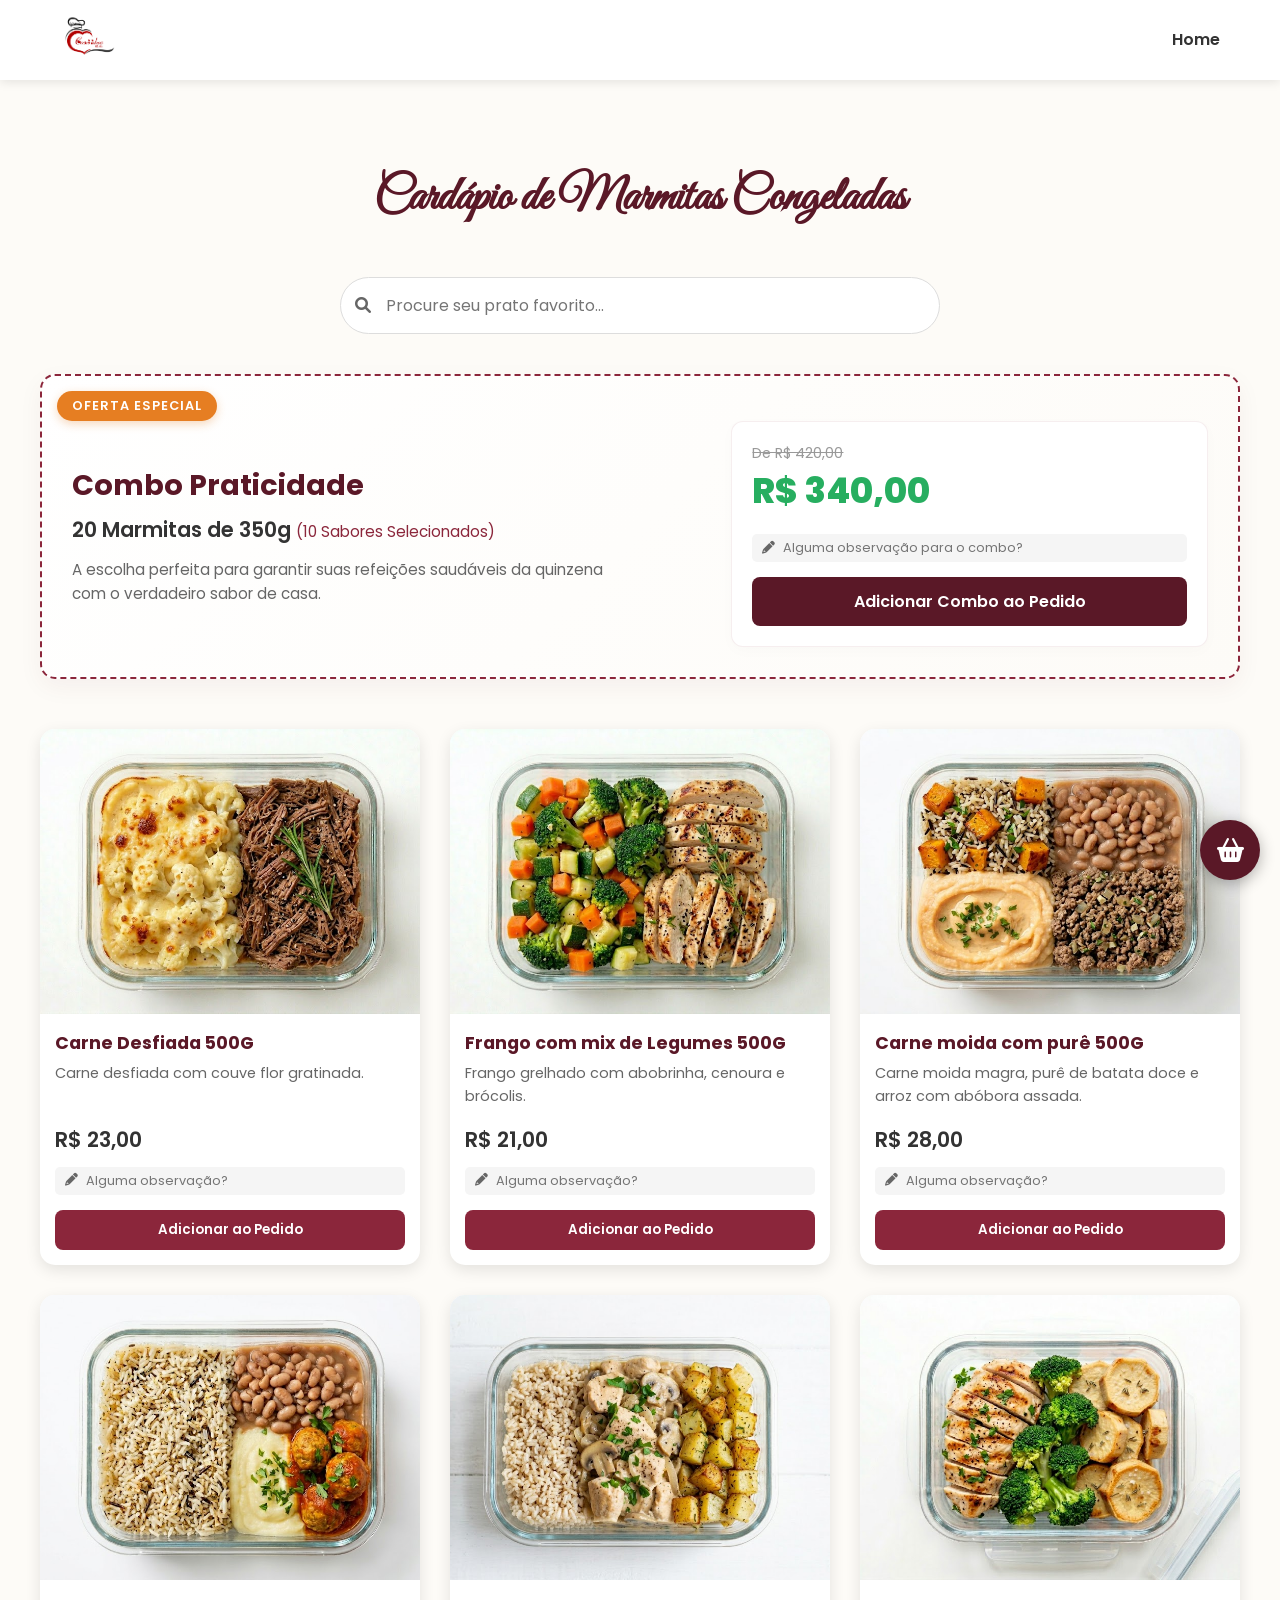
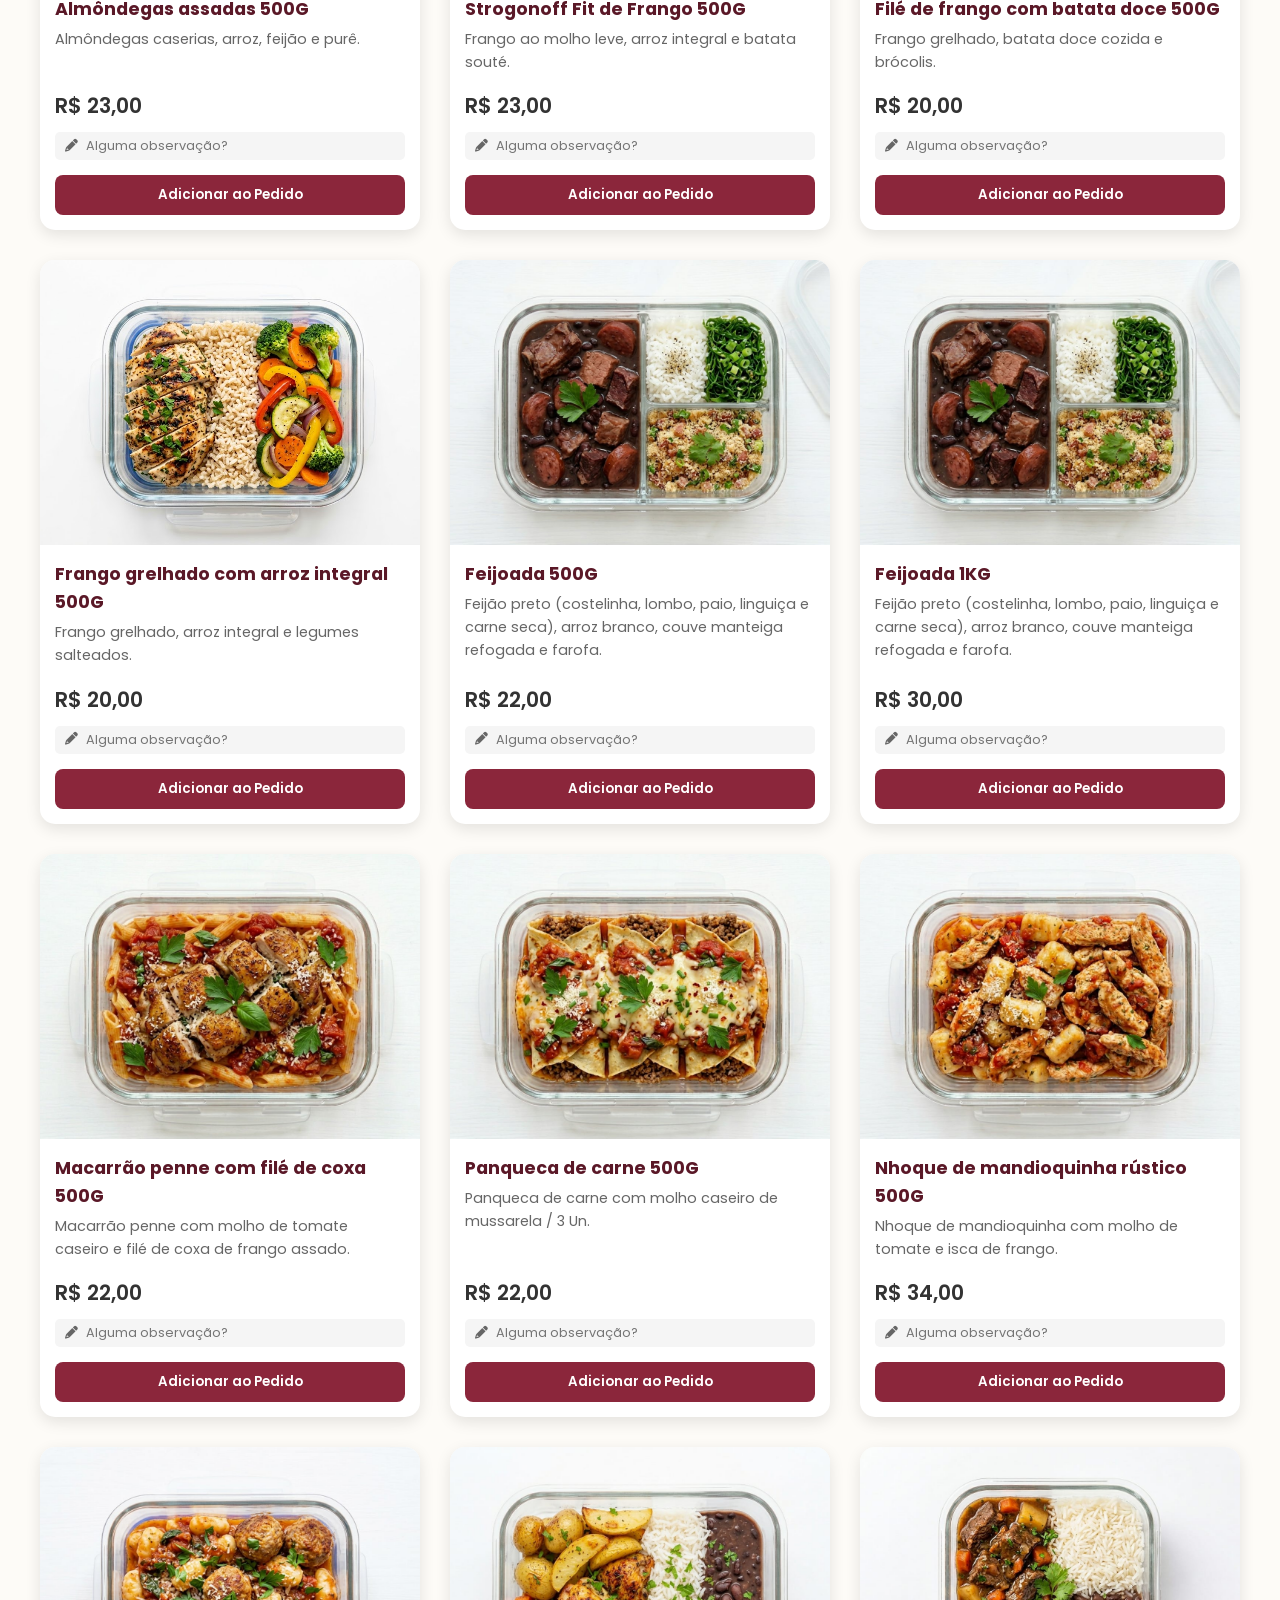
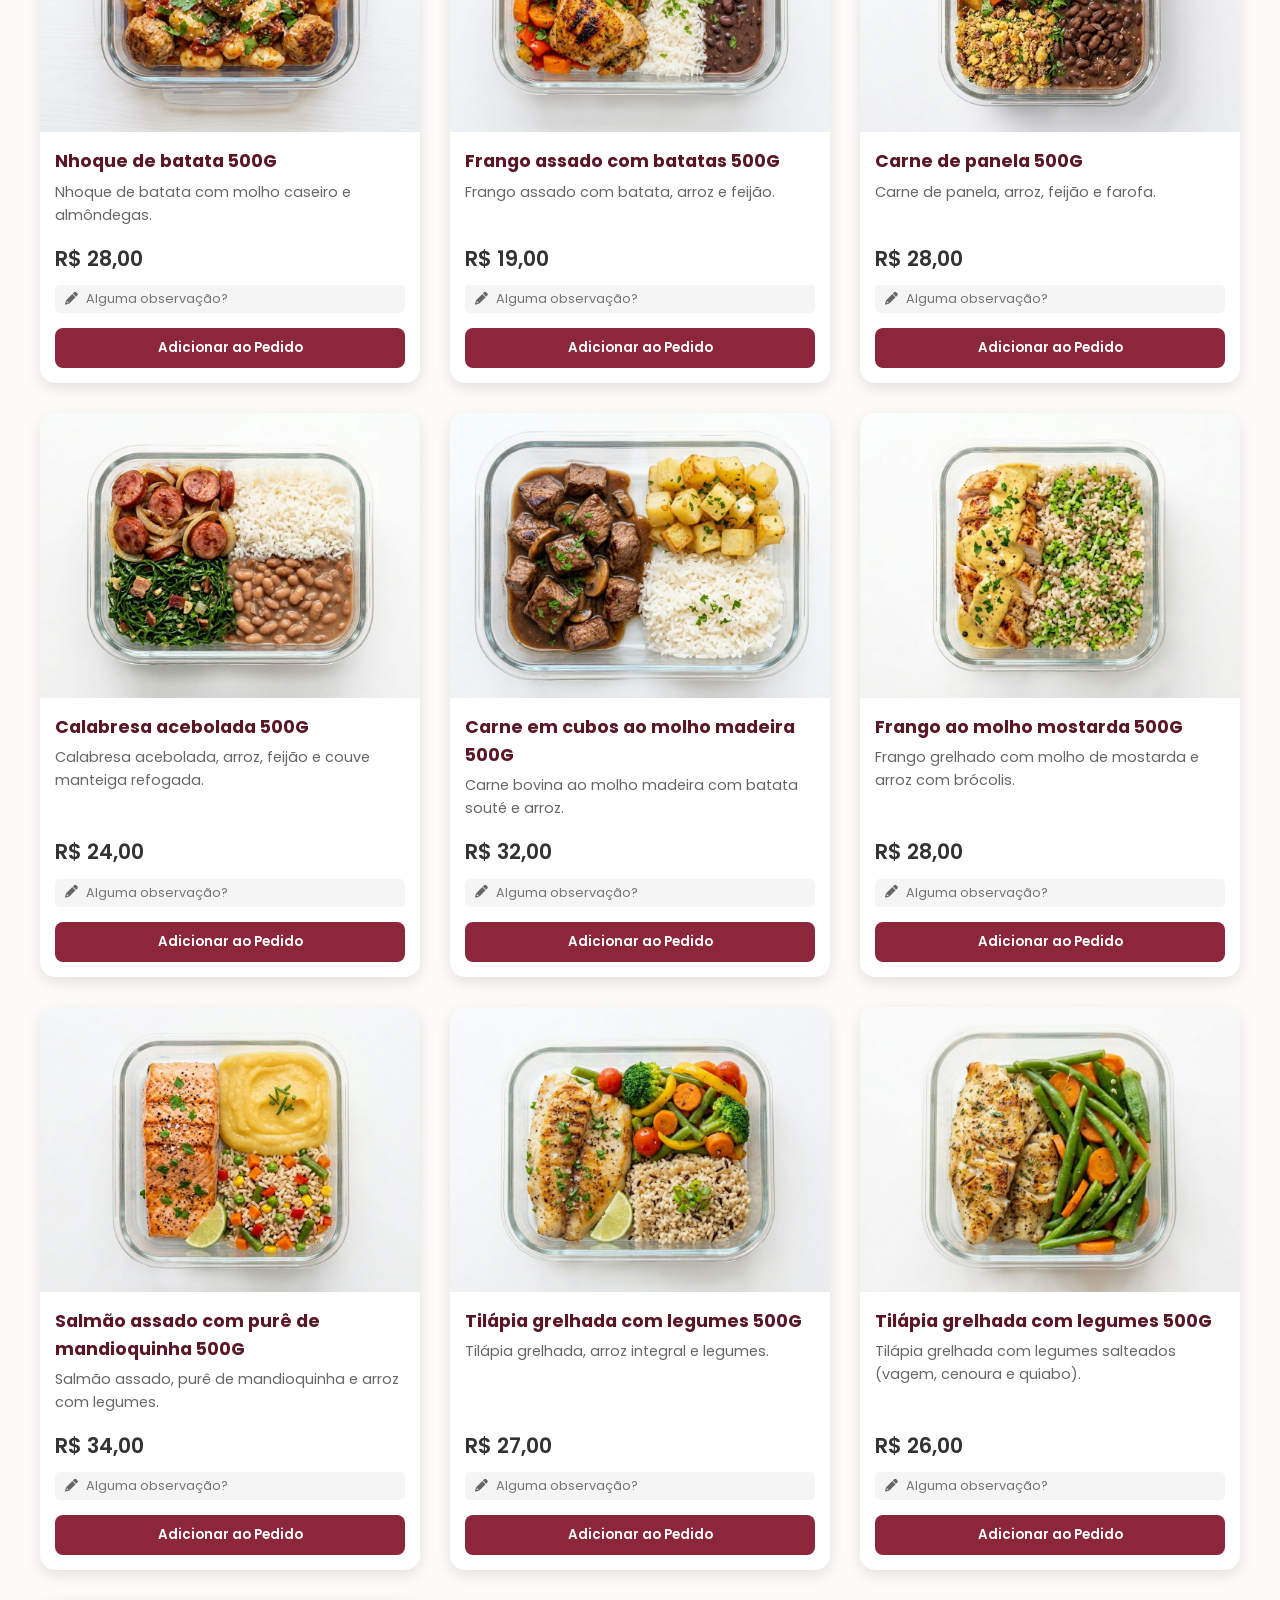
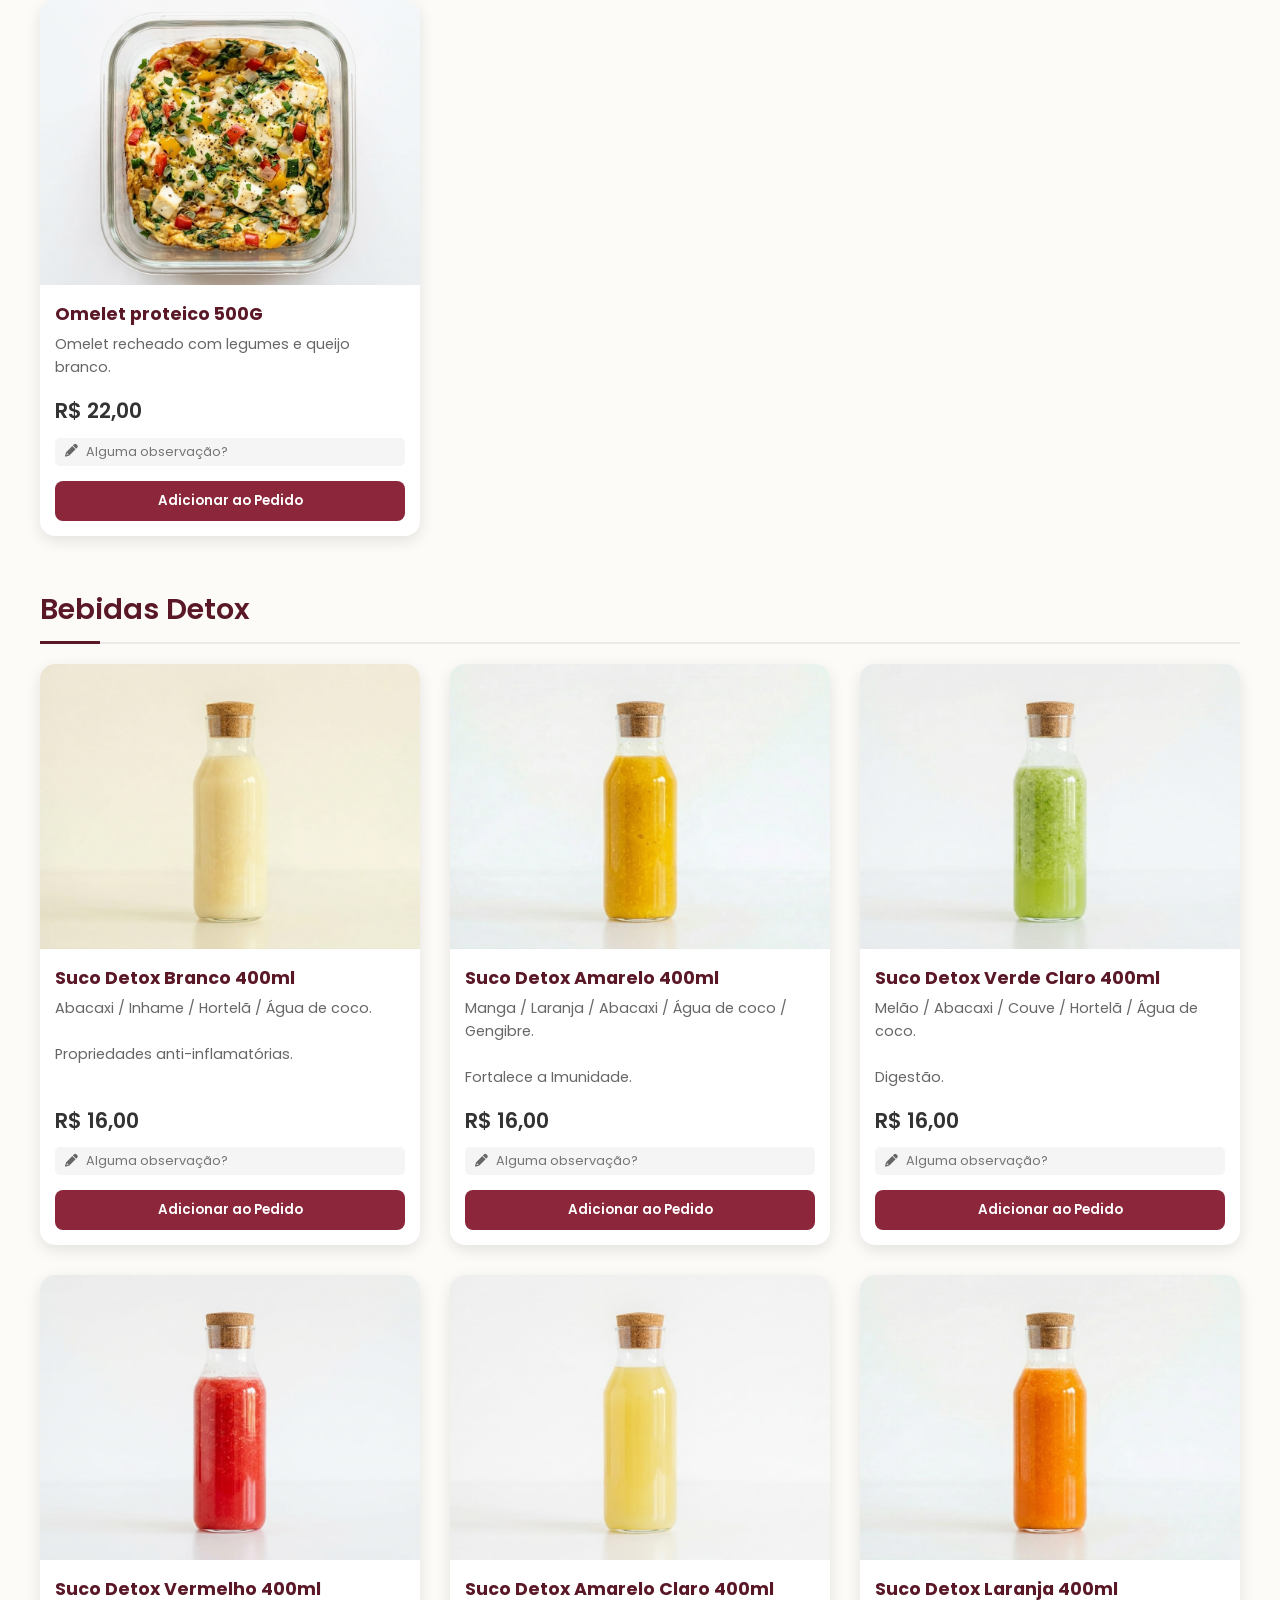
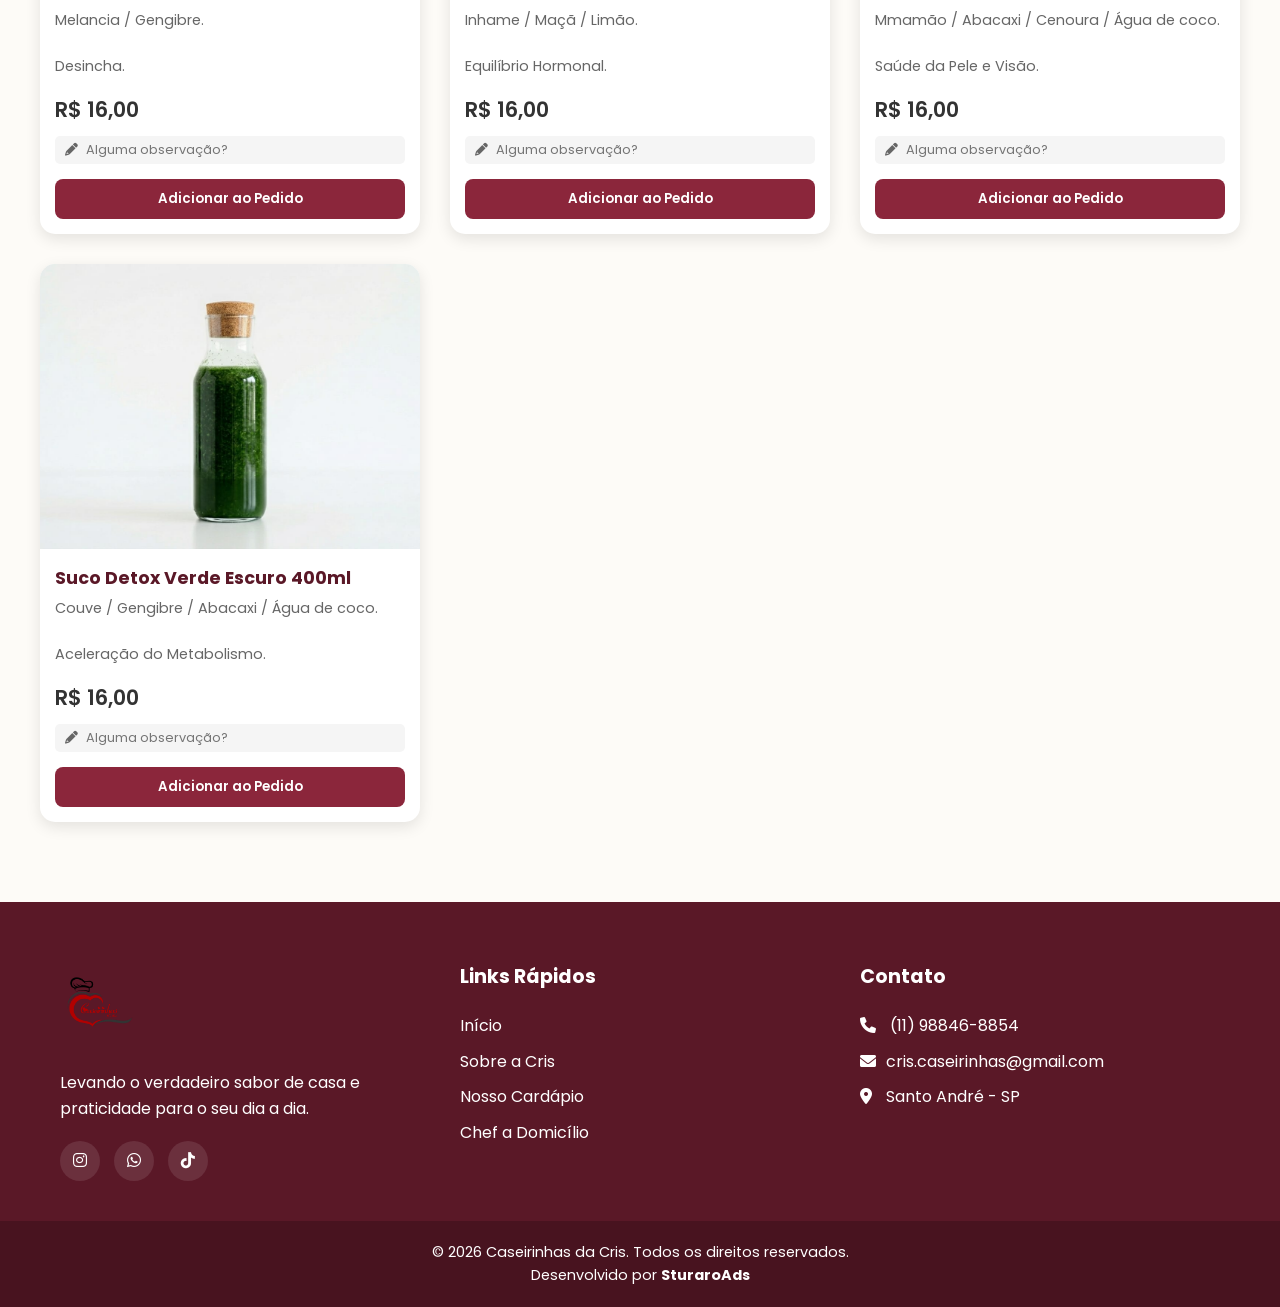
<file: cardapio.html>
<!DOCTYPE html>
<html lang="pt-br">
<head>
    <meta charset="UTF-8">
    <meta name="viewport" content="width=device-width, initial-scale=1.0">
    <title>Cardápio | Caseirinhas da Cris</title>
    <link href="https://fonts.googleapis.com/css2?family=Poppins:wght@300;400;600&family=Great+Vibes&display=swap" rel="stylesheet">
    <link rel="stylesheet" href="style.css">
    <link rel="stylesheet" href="https://cdnjs.cloudflare.com/ajax/libs/font-awesome/6.0.0/css/all.min.css">
    <link rel="icon" type="image/png" href="Imagens Logo/Logo PNG.png">
</head>
<body>

  <!-- ESTRUTURA DO LOADING ATUALIZADA -->
<div id="loading-overlay" class="loading-overlay">
    <div class="logo-loading-container">
        <!-- O Spinner que vai girar -->
        <div class="spinner"></div>
        <!-- Sua Logo que fica parada no centro (coloque o caminho correto da sua imagem) -->
        <img src="./Imagens Logo/Logo PNG.png" alt="Logo Caseirinhas da Cris" class="logo-central">
    </div>
    <p>Enviando para a cozinha...</p>
</div>

    <header>
        <nav class="container">
            <a href="index.html"><img src="Imagens Logo/Logo.png" alt="Logo" class="logo"></a>
            <ul class="nav-list">
                <li><a href="index.html">Home</a></li>
            </ul>
        </nav>
    </header>

    <section class="section-padding container">
        <h1 class="title-font" style="text-align: center; margin-bottom: 40px;">Cardápio de Marmitas Congeladas</h1>
        
        <!-- MECANISMO DE PESQUISA -->
        <div class="search-container">
            <i class="fas fa-search"></i>
            <input type="text" id="search-input" placeholder="Procure seu prato favorito...">
        </div>

        <!-- SEÇÃO DE PROMOÇÃO EM DESTAQUE -->
        <div class="promo-banner-container">
            <div class="promo-card">
                <div class="promo-badge">Oferta Especial</div>
                <div class="promo-content">
                    <div class="promo-info">
                        <h2>Combo Praticidade</h2>
                        <h3>20 Marmitas de 350g <span class="promo-subtext">(10 Sabores Selecionados)</span></h3>
                        <p class="promo-desc">A escolha perfeita para garantir suas refeições saudáveis da quinzena com o verdadeiro sabor de casa.</p>
                    </div>
                    <div class="promo-action-box">
                        <span class="preco-antigo">De R$ 420,00</span>
                        <span class="preco-promo">R$ 340,00</span>
                        <div class="obs-container">
                            <i class="fas fa-pencil-alt"></i>
                            <input type="text" class="obs-input" placeholder="Alguma observação para o combo?">
                        </div>
                        <button class="btn-add promo-btn">Adicionar Combo ao Pedido</button>
                    </div>
                </div>
            </div>
        </div>

        <div class="menu-grid">
            <!-- PRATOS 1 A 6 -->
            <div class="item-card">
                <img src="Imagens Cardápio/Prato1.jpeg" alt="Frango com Legumes">
                <div class="info">
                    <h3>Carne Desfiada 500G</h3>
                    <p class="desc">Carne desfiada com couve flor gratinada.</p>
                    <span class="preco">R$ 23,00</span>
                    <div class="obs-container">
                        <i class="fas fa-pencil-alt"></i>
                        <input type="text" class="obs-input" placeholder="Alguma observação?">
                    </div>
                    <button class="btn-add">Adicionar ao Pedido</button>
                </div>
            </div>

            <div class="item-card">
                <img src="Imagens Cardápio/Prato2.jpeg" alt="Escondidinho">
                <div class="info">
                    <h3>Frango com mix de Legumes 500G</h3>
                    <p class="desc">Frango grelhado com abobrinha, cenoura e brócolis.</p>
                    <span class="preco">R$ 21,00</span>
                    <div class="obs-container">
                        <i class="fas fa-pencil-alt"></i>
                        <input type="text" class="obs-input" placeholder="Alguma observação?">
                    </div>
                    <button class="btn-add">Adicionar ao Pedido</button>
                </div>
            </div>

            <div class="item-card">
                <img src="Imagens Cardápio/Prato3.jpeg" alt="Bowl Vegano">
                <div class="info">
                    <h3>Carne moida com purê 500G</h3>
                    <p class="desc">Carne moida magra, purê de batata doce e arroz com abóbora assada.</p>
                    <span class="preco">R$ 28,00</span>
                    <div class="obs-container">
                        <i class="fas fa-pencil-alt"></i>
                        <input type="text" class="obs-input" placeholder="Alguma observação?">
                    </div>
                    <button class="btn-add">Adicionar ao Pedido</button>
                </div>
            </div>

            <div class="item-card">
                <img src="Imagens Cardápio/Prato4.jpeg" alt="Espaguete">
                <div class="info">
                    <h3>Almôndegas assadas 500G</h3>
                    <p class="desc">Almôndegas caserias, arroz, feijão e purê.</p>
                    <span class="preco">R$ 23,00</span>
                    <div class="obs-container">
                        <i class="fas fa-pencil-alt"></i>
                        <input type="text" class="obs-input" placeholder="Alguma observação?">
                    </div>
                    <button class="btn-add">Adicionar ao Pedido</button>
                </div>
            </div>

            <div class="item-card">
                <img src="Imagens Cardápio/Prato5.jpeg" alt="Tilápia">
                <div class="info">
                    <h3>Strogonoff Fit de Frango 500G</h3>
                    <p class="desc">Frango ao molho leve, arroz integral e batata souté.</p>
                    <span class="preco">R$ 23,00</span>
                    <div class="obs-container">
                        <i class="fas fa-pencil-alt"></i>
                        <input type="text" class="obs-input" placeholder="Alguma observação?">
                    </div>
                    <button class="btn-add">Adicionar ao Pedido</button>
                </div>
            </div>

            <div class="item-card">
                <img src="Imagens Cardápio/Prato6.jpeg" alt="Feijoada">
                <div class="info">
                    <h3>Filé de frango com batata doce 500G</h3>
                    <p class="desc">Frango grelhado, batata doce cozida e brócolis.</p>
                    <span class="preco">R$ 20,00</span>
                    <div class="obs-container">
                        <i class="fas fa-pencil-alt"></i>
                        <input type="text" class="obs-input" placeholder="Alguma observação?">
                    </div>
                    <button class="btn-add">Adicionar ao Pedido</button>
                </div>
            </div>

            <!-- NOVOS PRATOS: 7 AO 21 -->
            <div class="item-card">
                <img src="Imagens Cardápio/Prato7.jpeg" alt="Strogonoff">
                <div class="info">
                    <h3>Frango grelhado com arroz integral 500G</h3>
                    <p class="desc">Frango grelhado, arroz integral e legumes salteados.</p>
                    <span class="preco">R$ 20,00</span>
                    <div class="obs-container"><i class="fas fa-pencil-alt"></i><input type="text" class="obs-input" placeholder="Alguma observação?"></div>
                    <button class="btn-add">Adicionar ao Pedido</button>
                </div>
            </div>

            <div class="item-card">
                <img src="Imagens Cardápio/Prato8.jpeg" alt="Lasanha">
                <div class="info">
                    <h3>Feijoada 500G</h3>
                    <p class="desc">Feijão preto (costelinha, lombo, paio, linguiça e carne seca), arroz branco, couve manteiga refogada e farofa.</p>
                    <span class="preco">R$ 22,00</span>
                    <div class="obs-container"><i class="fas fa-pencil-alt"></i><input type="text" class="obs-input" placeholder="Alguma observação?"></div>
                    <button class="btn-add">Adicionar ao Pedido</button>
                </div>
            </div>

            <div class="item-card">
                <img src="Imagens Cardápio/Prato8.jpeg" alt="Lasanha">
                <div class="info">
                    <h3>Feijoada 1KG</h3>
                    <p class="desc">Feijão preto (costelinha, lombo, paio, linguiça e carne seca), arroz branco, couve manteiga refogada e farofa.</p>
                    <span class="preco">R$ 30,00</span>
                    <div class="obs-container"><i class="fas fa-pencil-alt"></i><input type="text" class="obs-input" placeholder="Alguma observação?"></div>
                    <button class="btn-add">Adicionar ao Pedido</button>
                </div>
            </div>

            <div class="item-card">
                <img src="Imagens Cardápio/Prato9.jpeg" alt="Carne de Panela">
                <div class="info">
                    <h3>Macarrão penne com filé de coxa 500G</h3>
                    <p class="desc">Macarrão penne com molho de tomate caseiro e filé de coxa de frango assado.</p>
                    <span class="preco">R$ 22,00</span>
                    <div class="obs-container"><i class="fas fa-pencil-alt"></i><input type="text" class="obs-input" placeholder="Alguma observação?"></div>
                    <button class="btn-add">Adicionar ao Pedido</button>
                </div>
            </div>

            <div class="item-card">
                <img src="Imagens Cardápio/Prato10.jpeg" alt="Salmão">
                <div class="info">
                    <h3>Panqueca de carne 500G</h3>
                    <p class="desc">Panqueca de carne com molho caseiro de mussarela / 3 Un.</p>
                    <span class="preco">R$ 22,00</span>
                    <div class="obs-container"><i class="fas fa-pencil-alt"></i><input type="text" class="obs-input" placeholder="Alguma observação?"></div>
                    <button class="btn-add">Adicionar ao Pedido</button>
                </div>
            </div>

            <div class="item-card">
                <img src="Imagens Cardápio/Prato11.jpeg" alt="Kibe">
                <div class="info">
                    <h3>Nhoque de mandioquinha rústico 500G</h3>
                    <p class="desc">Nhoque de mandioquinha com molho de tomate e isca de frango.</p>
                    <span class="preco">R$ 34,00</span>
                    <div class="obs-container"><i class="fas fa-pencil-alt"></i><input type="text" class="obs-input" placeholder="Alguma observação?"></div>
                    <button class="btn-add">Adicionar ao Pedido</button>
                </div>
            </div>

            <div class="item-card">
                <img src="Imagens Cardápio/Prato12.jpeg" alt="Almôndegas">
                <div class="info">
                    <h3>Nhoque de batata 500G</h3>
                    <p class="desc">Nhoque de batata com molho caseiro e almôndegas.</p>
                    <span class="preco">R$ 28,00</span>
                    <div class="obs-container"><i class="fas fa-pencil-alt"></i><input type="text" class="obs-input" placeholder="Alguma observação?"></div>
                    <button class="btn-add">Adicionar ao Pedido</button>
                </div>
            </div>

            <div class="item-card">
                <img src="Imagens Cardápio/Prato13.jpeg" alt="Risoto">
                <div class="info">
                    <h3>Frango assado com batatas 500G</h3>
                    <p class="desc">Frango assado com batata, arroz e feijão.</p>
                    <span class="preco">R$ 19,00</span>
                    <div class="obs-container"><i class="fas fa-pencil-alt"></i><input type="text" class="obs-input" placeholder="Alguma observação?"></div>
                    <button class="btn-add">Adicionar ao Pedido</button>
                </div>
            </div>

            <div class="item-card">
                <img src="Imagens Cardápio/Prato14.jpeg" alt="Iscas">
                <div class="info">
                    <h3>Carne de panela 500G</h3>
                    <p class="desc">Carne de panela, arroz, feijão e farofa.</p>
                    <span class="preco">R$ 28,00</span>
                    <div class="obs-container"><i class="fas fa-pencil-alt"></i><input type="text" class="obs-input" placeholder="Alguma observação?"></div>
                    <button class="btn-add">Adicionar ao Pedido</button>
                </div>
            </div>

            <div class="item-card">
                <img src="Imagens Cardápio/Prato15.jpeg" alt="Omelete">
                <div class="info">
                    <h3>Calabresa acebolada 500G</h3>
                    <p class="desc">Calabresa acebolada, arroz, feijão e couve manteiga refogada.</p>
                    <span class="preco">R$ 24,00</span>
                    <div class="obs-container"><i class="fas fa-pencil-alt"></i><input type="text" class="obs-input" placeholder="Alguma observação?"></div>
                    <button class="btn-add">Adicionar ao Pedido</button>
                </div>
            </div>

            <div class="item-card">
                <img src="Imagens Cardápio/Prato16.jpeg" alt="Frango Xadrez">
                <div class="info">
                    <h3>Carne em cubos ao molho madeira 500G</h3>
                    <p class="desc">Carne bovina ao molho madeira com batata souté e arroz.</p>
                    <span class="preco">R$ 32,00</span>
                    <div class="obs-container"><i class="fas fa-pencil-alt"></i><input type="text" class="obs-input" placeholder="Alguma observação?"></div>
                    <button class="btn-add">Adicionar ao Pedido</button>
                </div>
            </div>

            <div class="item-card">
                <img src="Imagens Cardápio/Prato17.jpeg" alt="Nhoque">
                <div class="info">
                    <h3>Frango ao molho mostarda 500G</h3>
                    <p class="desc">Frango grelhado com molho de mostarda e arroz com brócolis.</p>
                    <span class="preco">R$ 28,00</span>
                    <div class="obs-container"><i class="fas fa-pencil-alt"></i><input type="text" class="obs-input" placeholder="Alguma observação?"></div>
                    <button class="btn-add">Adicionar ao Pedido</button>
                </div>
            </div>

            <div class="item-card">
                <img src="Imagens Cardápio/Prato18.jpeg" alt="Panqueca">
                <div class="info">
                    <h3>Salmão assado com purê de mandioquinha 500G</h3>
                    <p class="desc">Salmão assado, purê de mandioquinha e arroz com legumes.</p>
                    <span class="preco">R$ 34,00</span>
                    <div class="obs-container"><i class="fas fa-pencil-alt"></i><input type="text" class="obs-input" placeholder="Alguma observação?"></div>
                    <button class="btn-add">Adicionar ao Pedido</button>
                </div>
            </div>

            <div class="item-card">
                <img src="Imagens Cardápio/Prato19.jpeg" alt="Moqueca">
                <div class="info">
                    <h3>Tilápia grelhada com legumes 500G</h3>
                    <p class="desc">Tilápia grelhada, arroz integral e legumes.</p>
                    <span class="preco">R$ 27,00</span>
                    <div class="obs-container"><i class="fas fa-pencil-alt"></i><input type="text" class="obs-input" placeholder="Alguma observação?"></div>
                    <button class="btn-add">Adicionar ao Pedido</button>
                </div>
            </div>

            <div class="item-card">
                <img src="Imagens Cardápio/Prato20.jpeg" alt="Arroz de Carreteiro">
                <div class="info">
                    <h3>Tilápia grelhada com legumes 500G</h3>
                    <p class="desc">Tilápia grelhada com legumes salteados (vagem, cenoura e quiabo).</p>
                    <span class="preco">R$ 26,00</span>
                    <div class="obs-container"><i class="fas fa-pencil-alt"></i><input type="text" class="obs-input" placeholder="Alguma observação?"></div>
                    <button class="btn-add">Adicionar ao Pedido</button>
                </div>
            </div>

            <div class="item-card">
                <img src="Imagens Cardápio/Prato21.jpeg" alt="Cuscuz">
                <div class="info">
                    <h3>Omelet proteico 500G</h3>
                    <p class="desc">Omelet recheado com legumes e queijo branco.</p>
                    <span class="preco">R$ 22,00</span>
                    <div class="obs-container"><i class="fas fa-pencil-alt"></i><input type="text" class="obs-input" placeholder="Alguma observação?"></div>
                    <button class="btn-add">Adicionar ao Pedido</button>
                </div>
            </div>
        </div>
        
        <!-- CATEGORIA: BEBIDAS DETOX -->
        <div class="category-header">
            <h2 class="category-title">Bebidas Detox</h2>
        </div>

        <div class="menu-grid">
            <!-- Bebida 1 -->
            <div class="item-card">
                <img src="Imagens Cardápio/Detox 1.jpeg" alt="Detox Verde">
                <div class="info">
                    <h3>Suco Detox Branco 400ml</h3>
                    <p class="desc">Abacaxi / Inhame / Hortelã / Água de coco. <br> <br> Propriedades anti-inflamatórias.</p>
                    <span class="preco">R$ 16,00</span>
                    <div class="obs-container">
                        <i class="fas fa-pencil-alt"></i>
                        <input type="text" class="obs-input" placeholder="Alguma observação?">
                    </div>
                    <button class="btn-add">Adicionar ao Pedido</button>
                </div>
            </div>

            <!-- Bebida 2 -->
            <div class="item-card">
                <img src="Imagens Cardápio/Detox 2.jpeg" alt="Detox Vermelho">
                <div class="info">
                    <h3>Suco Detox Amarelo 400ml</h3>
                    <p class="desc">Manga / Laranja / Abacaxi / Água de coco / Gengibre. <br> <br> Fortalece a Imunidade.</p>
                    <span class="preco">R$ 16,00</span>
                    <div class="obs-container">
                        <i class="fas fa-pencil-alt"></i>
                        <input type="text" class="obs-input" placeholder="Alguma observação?">
                    </div>
                    <button class="btn-add">Adicionar ao Pedido</button>
                </div>
            </div>

            <!-- Bebida 3 -->
            <div class="item-card">
                <img src="Imagens Cardápio/Detox 3.jpeg" alt="Detox Amarelo">
                <div class="info">
                    <h3>Suco Detox Verde Claro 400ml</h3>
                    <p class="desc">Melão / Abacaxi / Couve / Hortelã / Água de coco. <br><br>Digestão.</p>
                    <span class="preco">R$ 16,00</span>
                    <div class="obs-container">
                        <i class="fas fa-pencil-alt"></i>
                        <input type="text" class="obs-input" placeholder="Alguma observação?">
                    </div>
                    <button class="btn-add">Adicionar ao Pedido</button>
                </div>
            </div>

            <!-- Bebida 4 -->
            <div class="item-card">
                <img src="Imagens Cardápio/Detox 4.jpeg" alt="Detox Laranja">
                <div class="info">
                    <h3>Suco Detox Vermelho 400ml</h3>
                    <p class="desc">Melancia /  Gengibre. <br> <br> Desincha.
                    </p>
                    <span class="preco">R$ 16,00</span>
                    <div class="obs-container">
                        <i class="fas fa-pencil-alt"></i>
                        <input type="text" class="obs-input" placeholder="Alguma observação?">
                    </div>
                    <button class="btn-add">Adicionar ao Pedido</button>
                </div>
            </div>

            <!-- Bebida 5 -->
            <div class="item-card">
                <img src="Imagens Cardápio/Detox 5.jpeg" alt="Detox Melancia">
                <div class="info">
                    <h3>Suco Detox Amarelo Claro 400ml</h3>
                    <p class="desc">Inhame / Maçã / Limão. <br> <br> Equilíbrio Hormonal.</p>
                    <span class="preco">R$ 16,00</span>
                    <div class="obs-container">
                        <i class="fas fa-pencil-alt"></i>
                        <input type="text" class="obs-input" placeholder="Alguma observação?">
                    </div>
                    <button class="btn-add">Adicionar ao Pedido</button>
                </div>
            </div>

            <!-- Bebida 6 -->
            <div class="item-card">
                <img src="Imagens Cardápio/Detox 6.jpeg" alt="Detox Limão">
                <div class="info">
                    <h3>Suco Detox Laranja 400ml</h3>
                    <p class="desc">Mmamão / Abacaxi / Cenoura / Água de coco. <br> <br> Saúde da Pele e Visão.</p>
                    <span class="preco">R$ 16,00</span>
                    <div class="obs-container">
                        <i class="fas fa-pencil-alt"></i>
                        <input type="text" class="obs-input" placeholder="Alguma observação?">
                    </div>
                    <button class="btn-add">Adicionar ao Pedido</button>
                </div>
            </div>

            <!-- Bebida 7 -->
            <div class="item-card">
                <img src="Imagens Cardápio/Detox 7.jpeg" alt="Detox 7">
                <div class="info">
                    <h3>Suco Detox Verde Escuro 400ml</h3>
                    <p class="desc">Couve / Gengibre / Abacaxi / Água de coco. <br> <br> Aceleração do Metabolismo.</p>
                    <span class="preco">R$ 16,00</span>
                    <div class="obs-container">
                        <i class="fas fa-pencil-alt"></i>
                        <input type="text" class="obs-input" placeholder="Alguma observação?">
                    </div>
                    <button class="btn-add">Adicionar ao Pedido</button>
                </div>
            </div>
        </div>
    </section>

    <!-- CARRINHO -->
    <div class="cart-toggle"><i class="fas fa-shopping-basket"></i></div>
    <div class="carrinho-container" id="carrinho">
        <div class="cart-header">
            <h3>Meu Pedido</h3>
            <button class="close-cart"><i class="fas fa-times"></i></button>
        </div>
        <div class="itens-lista"></div>
        <div class="cart-footer">
            <div class="total-box"><span>Total:</span><span class="total-valor">R$ 0,00</span></div>
            <button class="btn-finalizar">Enviar Pedido</button>
        </div>
    </div>

    <footer id="contato" class="footer-styled">
        <div class="container footer-grid">
            <div class="footer-col brand-col">
                <img src="Imagens Logo/Logo PNG.png" alt="Logo" class="logo-footer">
                <p>Levando o verdadeiro sabor de casa e praticidade para o seu dia a dia.</p>
                <div class="social-icons">
                    <a href="https://www.instagram.com/caseirinhasdacris"><i class="fab fa-instagram"></i></a>
                    <a href="https://wa.me/5511988468854"><i class="fab fa-whatsapp"></i></a>
                    <a href="https://www.tiktok.com/@caseirinhasdacris?_r=1&_t=ZS-95tGZOelfm8"><i class="fab fa-tiktok"></i></a>
                </div>
            </div>
            
            <div class="footer-col">
                <h4>Links Rápidos</h4>
                <ul>
                    <li><a href="#home">Início</a></li>
                    <li><a href="#sobre">Sobre a Cris</a></li>
                    <li><a href="cardapio.html">Nosso Cardápio</a></li>
                    <li><a href="#chef">Chef a Domicílio</a></li>
                </ul>
            </div>

            <div class="footer-col">
                <h4>Contato</h4>
                <ul class="contact-info">
                    <li><i class="fas fa-phone"></i> (11) 98846-8854</li>
                    <li><i class="fas fa-envelope"></i>cris.caseirinhas@gmail.com</li>
                    <li><i class="fas fa-map-marker-alt"></i> Santo André - SP</li>
                </ul>
            </div>
        </div>
        <div class="footer-bottom">
            <div class="container">
                <p>&copy; 2026 Caseirinhas da Cris. Todos os direitos reservados.</p>
                <p class="dev-credit">Desenvolvido por <strong>SturaroAds</strong></p>
            </div>
        </div>
    </footer>

    <script src="script.js"></script>
</body>
</html>
</file>
<file: style.css>
/* ==========================================================
   1. VARIÁVEIS E RESETS GERAIS
   ========================================================== */
:root {
    --vinho-escuro: #5a1827;
    --vinho-claro: #8b263b;
    --bege-fundo: #fdfbf7;
    --texto-escuro: #333333;
    --texto-claro: #666666;
    --branco: #ffffff;
    --sombra: rgba(0, 0, 0, 0.1);
}

* {
    margin: 0;
    padding: 0;
    box-sizing: border-box;
    font-family: 'Poppins', sans-serif;
}

html {
    scroll-behavior: smooth;
}

body {
    background-color: var(--bege-fundo);
    color: var(--texto-escuro);
    line-height: 1.6;
}

a {
    text-decoration: none;
    color: inherit;
}

ul {
    list-style: none;
}

.container {
    max-width: 1200px;
    margin: 0 auto;
    padding: 0 20px;
}

.section-padding {
    padding: 80px 0;
}

.title-font {
    font-family: 'Great Vibes', cursive;
    font-size: 3rem;
    color: var(--vinho-escuro);
}

.bg-soft {
    background-color: #f7f2eb;
}

/* ==========================================================
   2. CABEÇALHO E NAVEGAÇÃO
   ========================================================== */
header {
    background-color: var(--branco);
    box-shadow: 0 2px 10px var(--sombra);
    position: sticky;
    top: 0;
    z-index: 1000;
}

header nav {
    display: flex;
    justify-content: space-between;
    align-items: center;
    height: 80px;
}

.logo {
    height: 60px;
}

.nav-list {
    display: flex;
    gap: 30px;
}

.nav-list a {
    font-weight: 600;
    color: var(--texto-escuro);
    transition: color 0.3s;
}

.nav-list a:hover {
    color: var(--vinho-claro);
}

.menu-toggle {
    display: none;
    font-size: 1.5rem;
    cursor: pointer;
    color: var(--vinho-escuro);
}

/* ==========================================================
   3. BOTÕES
   ========================================================== */
.btn-vinho, .btn-vinho-sm {
    display: inline-block;
    background-color: var(--vinho-escuro);
    color: var(--branco);
    padding: 12px 30px;
    border-radius: 30px;
    font-weight: 600;
    transition: background 0.3s, transform 0.2s;
    border: none;
    cursor: pointer;
}

.btn-vinho-sm {
    padding: 10px 20px;
    font-size: 0.9rem;
}

.btn-vinho:hover, .btn-vinho-sm:hover {
    background-color: var(--vinho-claro);
    transform: translateY(-2px);
}

/* ==========================================================
   4. SEÇÕES: HERO, SOBRE, CHEF
   ========================================================== */
.hero {
    height: 80vh;
    background: linear-gradient(rgba(0,0,0,0.6), rgba(0,0,0,0.6)), url('https://images.unsplash.com/photo-1556911220-e15b29be8c8f?q=80&w=1920') center/cover;
    display: flex;
    align-items: center;
    text-align: center;
    color: var(--branco);
}

.hero h1 {
    font-family: 'Great Vibes', cursive;
    font-size: 4.5rem;
    margin-bottom: 20px;
    color: var(--branco);
}

.hero p {
    font-size: 1.2rem;
    margin-bottom: 30px;
}

.grid-sobre {
    display: grid;
    grid-template-columns: 1fr 1fr;
    gap: 50px;
    align-items: center;
}

.img-cris {
    width: 100%;
    border-radius: 15px;
    box-shadow: 10px 10px 30px var(--sombra);
}

/* Ajuste na logo sem fundo do bloco sobre */
.img-cris-png {
    width: 100%;
    max-width: 250px;
    display: block;
    margin: 0 auto;
    filter: drop-shadow(0px 5px 10px rgba(0,0,0,0.15));
}

/* ==========================================================
   5. NOVO DESIGN: PRATO MAIS PEDIDO (ABAIXO DO BANNER)
   ========================================================== */
.bg-destaque-pedido {
    background-color: #fbf6ee;
    border-bottom: 1px solid #eee1d0;
}

.grid-mais-pedido {
    display: grid;
    grid-template-columns: 1fr 1.2fr;
    gap: 60px;
    align-items: center;
}

.pedido-img-container {
    position: relative;
}

.img-pedido-destaque {
    width: 100%;
    aspect-ratio: 4/3;
    object-fit: cover;
    border-radius: 20px;
    box-shadow: 0 15px 35px rgba(90, 24, 39, 0.15);
}

.badge-tag {
    position: absolute;
    top: -15px;
    left: 20px;
    background-color: var(--vinho-claro);
    color: var(--branco);
    padding: 6px 16px;
    border-radius: 20px;
    font-size: 0.85rem;
    font-weight: 600;
    box-shadow: 0 4px 10px rgba(0,0,0,0.2);
    z-index: 5;
}

.subtitle-destaque {
    text-transform: uppercase;
    font-size: 0.85rem;
    letter-spacing: 2px;
    color: var(--vinho-claro);
    font-weight: 600;
    margin-bottom: 5px;
}

.pedido-conteudo h2 {
    font-size: 2.2rem;
    color: var(--vinho-escuro);
    margin-bottom: 15px;
}

.pedido-conteudo p {
    color: var(--texto-claro);
    margin-bottom: 20px;
    font-size: 1.05rem;
}

.preco-destaque {
    font-size: 1.8rem;
    font-weight: 700;
    color: var(--texto-escuro);
    margin-bottom: 25px;
}

.btn-conferir i {
    margin-left: 8px;
    transition: transform 0.3s;
}

.btn-conferir:hover i {
    transform: translateX(5px);
}

/* ==========================================================
   6. SEÇÃO INTEGRADA: SOBRE + INSTAGRAM LADO A LADO
   ========================================================== */
.grid-sobre-insta {
    display: grid;
    grid-template-columns: 1fr 1fr;
    gap: 40px;
    align-items: stretch; /* Garante alturas idênticas */
}

/* Bloco Esquerdo (Sobre) */
.sobre-bloco-integrado {
    background: #fdfbf7;
    padding: 30px;
    border-radius: 15px;
    border: 1px solid #eaeaea;
    display: flex;
    flex-direction: column;
    justify-content: center;
    text-align: center;
}

.sobre-conteudo-integrado p {
    color: var(--texto-claro);
    margin: 15px 0 25px 0;
}

/* Bloco Direito (Instagram) */
.insta-bloco-integrado {
    background: #f7f2eb;
    padding: 30px;
    border-radius: 15px;
    display: flex;
    flex-direction: column;
    justify-content: center;
}

/* AJUSTE SOLICITADO: Compactar e reduzir fotos do Instagram */
.insta-grid-compacto {
    display: grid;
    grid-template-columns: repeat(3, 1fr);
    gap: 12px;
    max-width: 480px; /* Reduz tamanho máximo no PC */
    margin: 0 auto;
}

.insta-card {
    position: relative;
    border-radius: 8px;
    overflow: hidden;
    box-shadow: 0 4px 10px rgba(0,0,0,0.05);
}

.insta-card img {
    width: 100%;
    aspect-ratio: 1/1;
    object-fit: cover;
    display: block;
    transition: transform 0.3s;
}

.insta-card:hover img {
    transform: scale(1.05);
}

.overlay {
    position: absolute;
    top: 0; left: 0; right: 0; bottom: 0;
    background: rgba(90, 24, 39, 0.6);
    display: flex;
    justify-content: center;
    align-items: center;
    opacity: 0;
    transition: opacity 0.3s;
    color: var(--branco);
    font-size: 1.5rem;
}

.insta-card:hover .overlay {
    opacity: 1;
}

/* ==========================================================
   7. CARDÁPIO E CATEGORIAS (PÁGINA DO CARDÁPIO)
   ========================================================== */
.search-container {
    max-width: 600px;
    margin: 0 auto 40px auto;
    position: relative;
}

.search-container i {
    position: absolute;
    left: 15px;
    top: 50%;
    transform: translateY(-50%);
    color: var(--texto-claro);
}

#search-input {
    width: 100%;
    padding: 15px 15px 15px 45px;
    border: 1px solid #ddd;
    border-radius: 30px;
    font-size: 1rem;
    outline: none;
}

.category-header {
    width: 100%;
    margin: 50px 0 20px 0;
    border-bottom: 2px solid #eaeaea;
    padding-bottom: 10px;
}

.category-title {
    font-family: 'Poppins', sans-serif;
    font-size: 1.8rem;
    font-weight: 600;
    color: var(--vinho-escuro);
    position: relative;
}

.category-title::after {
    content: '';
    position: absolute;
    bottom: -12px;
    left: 0;
    width: 60px;
    height: 3px;
    background-color: var(--vinho-escuro);
}

.menu-grid {
    display: grid;
    grid-template-columns: repeat(auto-fit, minmax(280px, 1fr));
    gap: 30px;
}

.item-card {
    background: var(--branco);
    border-radius: 15px;
    overflow: hidden;
    box-shadow: 0 5px 15px var(--sombra);
    display: flex;
    flex-direction: column;
    height: 100%;
}

.item-card img {
    width: 100%;
    aspect-ratio: 4/3;
    object-fit: cover;
    display: block;
    margin: 0;
}

.item-card .info {
    padding: 15px;
    display: flex;
    flex-direction: column;
    flex-grow: 1;
}

.item-card h3 {
    font-size: 1.1rem;
    color: var(--vinho-escuro);
    margin: 0 0 5px 0;
}

.item-card .desc {
    font-size: 0.9rem;
    color: var(--texto-claro);
    margin: 0 0 15px 0;
    flex-grow: 1;
}

.preco {
    font-size: 1.3rem;
    font-weight: 600;
    color: var(--texto-escuro);
    display: block;
    margin-bottom: 10px;
}

.obs-container {
    display: flex;
    align-items: center;
    background: #f5f5f5;
    border-radius: 5px;
    padding: 5px 10px;
    margin-bottom: 15px;
}

.obs-container i {
    color: var(--texto-claro);
    font-size: 0.8rem;
    margin-right: 8px;
}

.obs-input {
    border: none;
    background: transparent;
    outline: none;
    width: 100%;
    font-size: 0.8rem;
}

.btn-add {
    width: 100%;
    background-color: var(--vinho-claro);
    color: var(--branco);
    border: none;
    padding: 10px;
    border-radius: 8px;
    font-weight: 600;
    cursor: pointer;
    transition: 0.3s;
}

.btn-add:hover {
    background-color: var(--vinho-escuro);
}

/* ==========================================================
   7.1 BANNER DE PROMOÇÃO EM DESTAQUE (COMBO PRATICIDADE)
   ========================================================== */
.promo-banner-container {
    width: 100%;
    margin: 0 auto 50px auto;
}

.promo-card {
    background: linear-gradient(135deg, #ffffff 0%, var(--bege-fundo) 100%);
    border: 2px dashed var(--vinho-claro);
    border-radius: 15px;
    padding: 30px;
    position: relative;
    box-shadow: 0 8px 25px rgba(90, 24, 39, 0.05);
    overflow: hidden;
}

.promo-badge {
    position: absolute;
    top: 15px;
    left: 15px;
    background-color: #e67e22;
    color: var(--branco);
    padding: 5px 15px;
    border-radius: 20px;
    font-size: 0.8rem;
    font-weight: 600;
    text-transform: uppercase;
    letter-spacing: 1px;
    box-shadow: 0 3px 10px rgba(230, 126, 34, 0.3);
}

.promo-content {
    display: grid;
    grid-template-columns: 1.3fr 1fr;
    gap: 40px;
    align-items: center;
    margin-top: 15px;
}

.promo-info h2 {
    font-size: 1.8rem;
    color: var(--vinho-escuro);
    margin-bottom: 5px;
}

.promo-info h3 {
    font-size: 1.3rem;
    color: var(--texto-escuro);
    font-weight: 600;
    margin-bottom: 12px;
}

.promo-subtext {
    font-size: 0.95rem;
    color: var(--vinho-claro);
    font-weight: 400;
    display: inline-block;
}

.promo-desc {
    font-size: 0.95rem;
    color: var(--texto-claro);
    max-width: 90%;
}

.promo-action-box {
    display: flex;
    flex-direction: column;
    justify-content: center;
    background: var(--branco);
    padding: 20px;
    border-radius: 12px;
    box-shadow: 0 4px 15px rgba(0, 0, 0, 0.02);
    border: 1px solid rgba(139, 38, 59, 0.08);
}

.preco-antigo {
    font-size: 0.9rem;
    color: #999;
    text-decoration: line-through;
    margin-bottom: -2px;
}

.preco-promo {
    font-size: 2.2rem;
    font-weight: 800;
    color: #27ae60;
    margin-bottom: 15px;
}

.promo-btn {
    background-color: var(--vinho-escuro);
    padding: 12px;
    font-size: 1rem;
}

.promo-btn:hover {
    background-color: var(--vinho-claro);
    transform: translateY(-1px);
}

/* ==========================================================
   8. FOOTER
   ========================================================== */
.footer-styled {
    background-color: var(--vinho-escuro);
    color: var(--branco);
    padding-top: 60px;
}

.footer-grid {
    display: grid;
    grid-template-columns: repeat(3, 1fr);
    gap: 40px;
    margin-bottom: 40px;
}

.logo-footer {
    height: 80px;
    margin-bottom: 20px;
}

.social-icons {
    margin-top: 20px;
}

.social-icons a {
    display: inline-block;
    width: 40px;
    height: 40px;
    background: rgba(255,255,255,0.1);
    text-align: center;
    line-height: 40px;
    border-radius: 50%;
    margin-right: 10px;
    transition: 0.3s;
}

.social-icons a:hover {
    background: var(--vinho-claro);
    transform: translateY(-3px);
}

.footer-col h4 {
    font-size: 1.2rem;
    margin-bottom: 20px;
}

.footer-col ul li {
    margin-bottom: 10px;
}

.contact-info i {
    margin-right: 10px;
}

.footer-bottom {
    background: rgba(0,0,0,0.2);
    padding: 20px 0;
    text-align: center;
    font-size: 0.9rem;
}

/* ==========================================================
   9. LOADING OVERLAY & CARRINHO LATERAL
   ========================================================== */
.cart-toggle {
    position: fixed;
    bottom: 20px;
    right: 20px;
    background-color: var(--vinho-escuro);
    color: var(--branco);
    width: 60px;
    height: 60px;
    border-radius: 50%;
    display: flex;
    justify-content: center;
    align-items: center;
    font-size: 1.5rem;
    box-shadow: 0 4px 15px rgba(0,0,0,0.3);
    cursor: pointer;
    z-index: 999;
    transition: transform 0.3s;
}

.cart-toggle:hover {
    transform: scale(1.1);
}

.cart-badge {
    position: absolute;
    top: -5px;
    right: -5px;
    background: red;
    color: white;
    font-size: 0.8rem;
    font-weight: bold;
    width: 24px;
    height: 24px;
    border-radius: 50%;
    display: flex;
    justify-content: center;
    align-items: center;
}

.carrinho-container {
    position: fixed;
    top: 0;
    right: -100%;
    width: 100%;
    max-width: 400px;
    height: 100vh;
    background: var(--branco);
    box-shadow: -5px 0 20px rgba(0,0,0,0.2);
    z-index: 10000;
    transition: right 0.4s ease-in-out;
    display: flex;
    flex-direction: column;
    padding: 20px;
}

.carrinho-container.active {
    right: 0;
}

.cart-header {
    display: flex;
    justify-content: space-between;
    align-items: center;
    border-bottom: 2px solid #eee;
    padding-bottom: 15px;
    margin-bottom: 15px;
}
.cart-header h2 { font-size: 1.5rem; color: var(--vinho-escuro); }
.close-cart { background: none; border: none; font-size: 1.5rem; cursor: pointer; }
.itens-lista { flex-grow: 1; overflow-y: auto; }
.cart-footer { border-top: 2px solid #eee; padding-top: 15px; margin-top: 15px; }

.cart-total-box {
    display: flex;
    justify-content: space-between;
    align-items: center;
    font-size: 1.3rem;
    font-weight: 700;
    color: var(--texto-escuro);
    margin-bottom: 15px;
}

.total-valor {
    font-weight: 800;
    color: var(--vinho-escuro);
}

.btn-finalizar {
    width: 100%;
    background-color: #25d366;
    color: var(--branco);
    border: none;
    padding: 15px;
    border-radius: 8px;
    font-size: 1.1rem;
    font-weight: bold;
    cursor: pointer;
}
.btn-finalizar:hover { background-color: #1ebd5a; }

.loading-overlay {
    display: none;
    position: fixed;
    top: 0; left: 0; width: 100%; height: 100%;
    background: rgba(253, 251, 247, 0.85);
    backdrop-filter: blur(8px);
    -webkit-backdrop-filter: blur(8px);
    z-index: 10001;
    justify-content: center;
    align-items: center;
    flex-direction: column;
}

.logo-loading-container {
    position: relative;
    width: 110px;
    height: 110px;
    margin-bottom: 20px;
    display: flex;
    justify-content: center;
    align-items: center;
}

.logo-loading-container .logo-central {
    width: 65px;
    height: 65px;
    object-fit: contain;
    position: absolute;
    z-index: 2;
}

.spinner {
    width: 100px;
    height: 100px;
    border: 4px solid rgba(139, 38, 59, 0.1);
    border-top: 4px solid var(--vinho-escuro);
    border-radius: 50%;
    animation: spin 1s linear infinite;
    position: absolute;
    z-index: 1;
}

@keyframes spin {
    0% { transform: rotate(0deg); }
    100% { transform: rotate(360deg); }
}

.loading-overlay p {
    font-size: 1.2rem;
    font-weight: 600;
    color: var(--vinho-escuro);
    letter-spacing: 0.5px;
}

/* ==========================================================
   10. RESPONSIVIDADE (MOBILE & TABLETS)
   ========================================================== */
@media (max-width: 992px) {
    .grid-sobre, .footer-grid, .grid-mais-pedido {
        grid-template-columns: 1fr;
        text-align: center;
    }
    .grid-sobre-insta {
        grid-template-columns: 1fr;
    }
    
    /* Responsividade do Banner Promo no Tablet */
    .promo-content {
        grid-template-columns: 1fr;
        gap: 25px;
    }
    .promo-info {
        text-align: center;
    }
    .promo-desc {
        max-width: 100%;
        margin: 0 auto;
    }
    .promo-badge {
        position: static;
        display: inline-block;
        margin-bottom: 15px;
    }
    .promo-card {
        padding: 20px;
        text-align: center;
    }
}

@media (max-width: 768px) {
    .nav-list {
        display: none;
        flex-direction: column;
        position: absolute;
        top: 80px;
        left: 0;
        width: 100%;
        background: var(--branco);
        text-align: center;
        padding: 20px 0;
        box-shadow: 0 10px 10px rgba(0,0,0,0.1);
    }
    .nav-list.active { display: flex; }
    .menu-toggle { display: block; }
    
    .hero h1 { font-size: 3rem; }
    
    /* PRATO MAIS PEDIDO NO MOBILE */
    .pedido-conteudo h2 { font-size: 1.8rem; }
    .preco-destaque { font-size: 1.5rem; margin-bottom: 20px; }

    /* SOBRE + INSTAGRAM UNIFICADOS NO MOBILE */
    .grid-sobre-insta {
        grid-template-columns: 1fr;
        gap: 25px;
    }
    .insta-grid-compacto {
        grid-template-columns: repeat(3, 1fr);
        max-width: 320px;
        gap: 8px;
    }

    /* CARDÁPIO MOBILE: 2 ITENS POR LINHA */
    .menu-grid {
        grid-template-columns: repeat(2, 1fr);
        gap: 15px;
    }
    .item-card .info { padding: 10px; }
    .item-card h3 { font-size: 0.95rem; }
    .item-card .desc { font-size: 0.75rem; margin-bottom: 10px; }
    .preco { font-size: 1.1rem; }
    .btn-add { font-size: 0.8rem; padding: 8px; }
    .obs-container { padding: 4px 8px; margin-bottom: 10px; }
    .obs-input { font-size: 0.7rem; }

    /* Responsividade do Banner Promo no Mobile */
    .promo-banner-container {
        margin-bottom: 35px;
    }
    .promo-info h2 {
        font-size: 1.5rem;
    }
    .promo-info h3 {
        font-size: 1.15rem;
    }
    .promo-subtext {
        display: block;
        margin-top: 2px;
    }
    .preco-promo {
        font-size: 1.8rem;
    }
    .promo-btn {
        font-size: 0.9rem;
        padding: 10px;
    }
}

@media (max-width: 380px) {
    .menu-grid { gap: 10px; }
    .insta-grid-compacto { max-width: 280px; }
}
</file>
